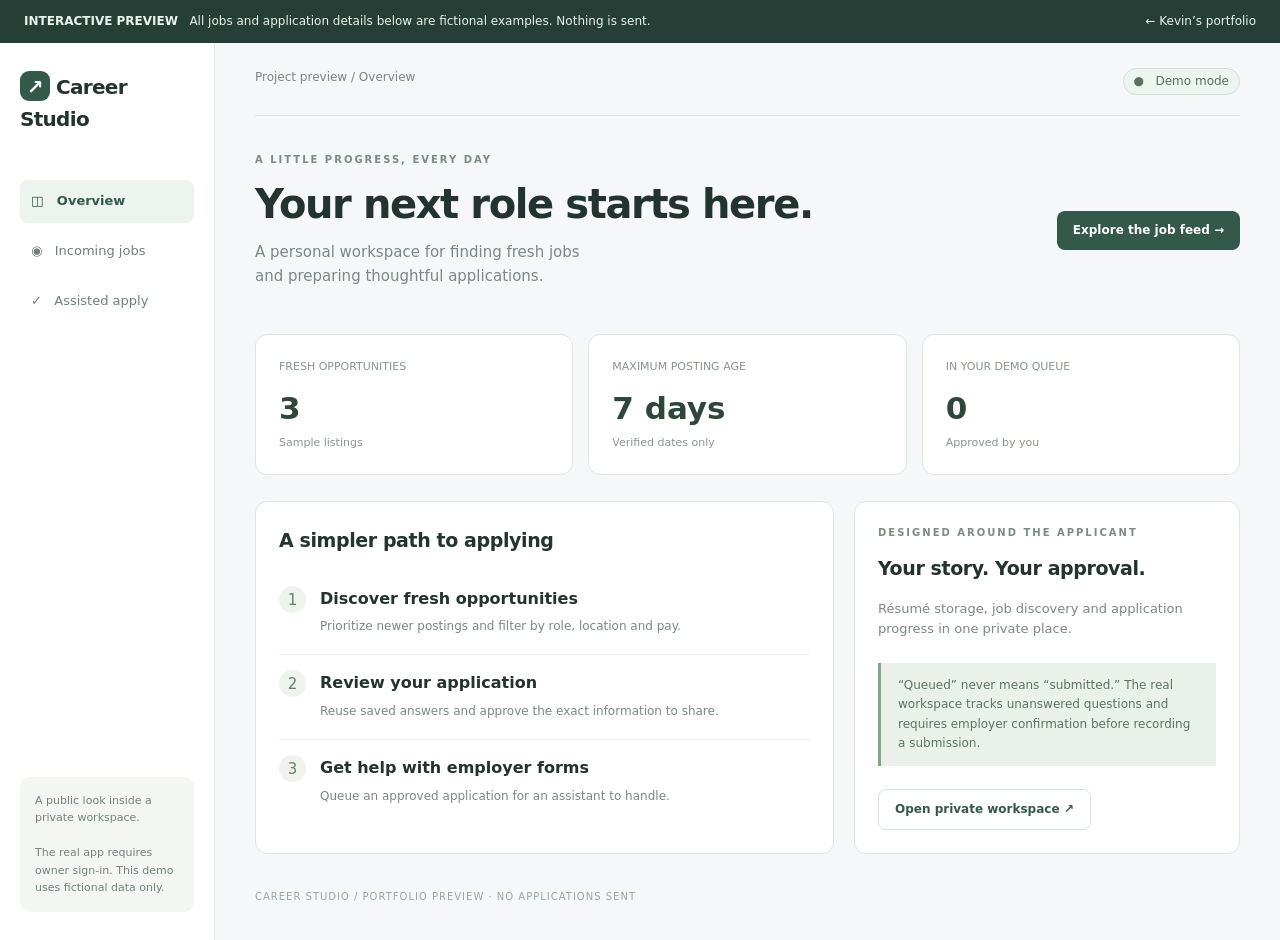
<file: projects/career-hub/index.html>
<!doctype html>
<html lang="en"><head><meta charset="utf-8"><meta name="viewport" content="width=device-width,initial-scale=1"><title>Career Studio — Interactive Project Preview</title><meta name="description" content="Explore a public demo of Career Studio, a private job-search and assisted-application workspace."><style>
*{box-sizing:border-box}body{margin:0;font:15px/1.6 system-ui,-apple-system,sans-serif;background:#f5f7f8;color:#23332e}button,a{touch-action:manipulation}button{font:inherit;cursor:pointer}a{color:inherit}button:focus-visible,a:focus-visible{outline:3px solid #86b29a;outline-offset:4px}.demo-bar{background:#253f36;color:#eaf3ed;padding:12px 24px;display:flex;justify-content:space-between;gap:20px;align-items:center;font-size:12px}.demo-bar a{white-space:nowrap;text-decoration:none}.shell{display:grid;grid-template-columns:215px 1fr;min-height:calc(100vh - 46px)}aside{background:white;border-right:1px solid #e0e6e2;padding:28px 20px;display:flex;flex-direction:column}.logo{font-weight:750;font-size:20px;letter-spacing:-.7px}.mark{display:inline-grid;width:30px;height:30px;place-items:center;background:#345849;color:white;border-radius:9px;margin-right:6px}nav{display:grid;gap:7px;margin-top:45px}nav button{border:0;border-radius:8px;padding:11px;text-align:left;background:none;color:#708078;font-size:13px}nav button[aria-selected=true]{background:#edf3ef;color:#345849;font-weight:650}.side-note{margin-top:auto;padding:15px;background:#f3f6f3;color:#758278;border-radius:10px;font-size:11px}main{padding:25px 40px;max-width:1250px;width:100%}header{display:flex;justify-content:space-between;border-bottom:1px solid #dce3de;padding-bottom:20px;margin-bottom:36px;font-size:12px;color:#7b877f}.pill{border:1px solid #d2dfd5;border-radius:20px;padding:3px 10px;background:#eef5f0;color:#56715d}.eyebrow{font-size:10px;font-weight:700;letter-spacing:2px;color:#7b8c80}h1{font-size:clamp(28px,4vw,40px);letter-spacing:-1.4px;font-weight:650;line-height:1.2;margin:12px 0}h2{font-size:19px;letter-spacing:-.4px;margin:0 0 15px}h3{font-size:16px;margin:0 0 6px}p{color:#7c8880;margin:9px 0 20px}.hero{display:flex;justify-content:space-between;align-items:center;gap:25px}.btn{display:inline-block;background:#345849;border:0;color:white;border-radius:8px;padding:10px 16px;text-decoration:none;font-size:12px;font-weight:600}.btn.light{background:#fff;border:1px solid #d9e3dc;color:#345849}.actions{display:flex;gap:10px;align-items:center;flex-wrap:wrap}.stats{display:grid;grid-template-columns:repeat(3,1fr);gap:15px;margin:26px 0}.card,.stat{background:white;border:1px solid #dfe6e0;border-radius:12px;padding:23px}.stat{font-size:11px;color:#88958c}.stat strong{display:block;font-size:31px;font-weight:600;color:#30463a;margin-top:8px}.grid{display:grid;grid-template-columns:1.5fr 1fr;gap:20px}.step{display:flex;gap:14px;border-bottom:1px solid #edf0ed;padding:15px 0}.step:last-child{border:0}.step span{background:#eef3ee;color:#64826b;border-radius:50%;width:27px;height:27px;text-align:center;padding-top:2px;flex-shrink:0}.step p{font-size:12px;margin:3px 0}.tag{font-size:10px;background:#edf4ef;color:#60806a;border-radius:5px;padding:4px 8px;display:inline-block;margin-right:5px}.job{background:#fff;border:1px solid #dfe6e0;border-radius:12px;padding:22px;margin:15px 0}.job-head{display:flex;justify-content:space-between;gap:15px;align-items:center}.job h3{margin-top:12px}.job p{font-size:13px}.notice{background:#eaf1eb;border-left:3px solid #85a38a;padding:13px 17px;font-size:12px;margin:23px 0;color:#5b7461}.fields{display:grid;grid-template-columns:1fr 1fr;gap:15px}label{display:block;color:#64766a;font-size:12px}input,textarea{font:inherit;width:100%;padding:11px;border:1px solid #d9e3dc;border-radius:7px;margin-top:6px;background:#fafcfb;color:#516559}textarea{height:115px;resize:vertical}.footer{font-size:10px;letter-spacing:1px;color:#9aa59e;margin:35px 0 10px}section[hidden]{display:none}.review{white-space:pre-wrap;background:#f5f8f5;border-radius:8px;padding:18px;color:#617367;font-size:13px}.check{display:flex;align-items:flex-start;gap:10px;margin:20px 0}.check input{width:auto;margin-top:5px}.status{font-size:12px;min-height:26px;margin-top:15px;color:#55765c}dialog{width:min(620px,92vw);border:0;border-radius:15px;padding:28px;color:#304439}dialog::backdrop{background:#142a225c}.close{float:right;border:0;background:#f0f5f0;border-radius:7px;padding:5px 10px;color:#6a8071}.mobile-only{display:none}
@media(max-width:850px){main{padding:25px}.shell{grid-template-columns:180px 1fr}aside{padding:25px 15px}.grid{grid-template-columns:1fr}.hero{display:block}.hero .actions{margin:20px 0}.stats{gap:8px}.stat{padding:15px}.logo{font-size:17px}.mark{width:25px;height:25px}}
@media(max-width:600px){.shell{display:block}aside{padding:16px 20px;border-bottom:1px solid #dfe6e0}nav{display:flex;margin-top:15px;overflow:auto}nav button{white-space:nowrap}.side-note{display:none}.demo-bar{font-size:10px;padding:10px 15px;align-items:flex-start}.grid,.fields{grid-template-columns:1fr}main{padding:22px}.stats{grid-template-columns:1fr 1fr 1fr}.stat{font-size:9px}.stat strong{font-size:25px}.job-head{display:block}.job-head button{margin-top:12px}h1{font-size:31px}header{margin-bottom:27px}}
</style></head><body>
<div class="demo-bar"><span><b>INTERACTIVE PREVIEW</b> &nbsp; All jobs and application details below are fictional examples. Nothing is sent.</span><a href="../../#project-career-studio">← Kevin’s portfolio</a></div>
<div class="shell"><aside><div class="logo"><span class="mark">↗</span>Career Studio</div><nav aria-label="Preview sections"><button data-page="overview" aria-selected="true">◫ &nbsp; Overview</button><button data-page="jobs" aria-selected="false">◉ &nbsp; Incoming jobs</button><button data-page="apply" aria-selected="false">✓ &nbsp; Assisted apply</button></nav><div class="side-note">A public look inside a private workspace.<br><br>The real app requires owner sign-in. This demo uses fictional data only.</div></aside>
<main><header><span id="crumb">Project preview / Overview</span><span class="pill">● &nbsp; Demo mode</span></header>
<section id="overview"><div class="hero"><div><div class="eyebrow">A LITTLE PROGRESS, EVERY DAY</div><h1>Your next role starts here.</h1><p>A personal workspace for finding fresh jobs<br>and preparing thoughtful applications.</p></div><div class="actions"><button class="btn" data-page="jobs">Explore the job feed →</button></div></div><div class="stats"><div class="stat">FRESH OPPORTUNITIES<strong>3</strong>Sample listings</div><div class="stat">MAXIMUM POSTING AGE<strong>7 days</strong>Verified dates only</div><div class="stat">IN YOUR DEMO QUEUE<strong id="queue-count">0</strong>Approved by you</div></div><div class="grid"><div class="card"><h2>A simpler path to applying</h2><div class="step"><span>1</span><div><h3>Discover fresh opportunities</h3><p>Prioritize newer postings and filter by role, location and pay.</p></div></div><div class="step"><span>2</span><div><h3>Review your application</h3><p>Reuse saved answers and approve the exact information to share.</p></div></div><div class="step"><span>3</span><div><h3>Get help with employer forms</h3><p>Queue an approved application for an assistant to handle.</p></div></div></div><div class="card"><div class="eyebrow">DESIGNED AROUND THE APPLICANT</div><h2 style="margin-top:12px">Your story. Your approval.</h2><p style="font-size:13px">Résumé storage, job discovery and application progress in one private place.</p><div class="notice">“Queued” never means “submitted.” The real workspace tracks unanswered questions and requires employer confirmation before recording a submission.</div><div class="actions"><a class="btn light" href="https://kevin-career-hub.dewygerbil1.chatgpt.site" target="_blank" rel="noopener noreferrer">Open private workspace ↗</a></div></div></div></section>
<section id="jobs" hidden><div class="eyebrow">FICTIONAL JOB FEED</div><h1>The newest openings, first.</h1><p>Sample roles demonstrate the feed. These are not real vacancies or live posting dates.</p><div class="notice">In the real app: only postings within 7 days are shown. Unknown dates are excluded. Pay, location and eligibility are checked separately.</div>
<article class="job"><div class="job-head"><div><span class="tag">Sample · posted 2 hours ago</span><span class="tag">$28–$32/hour · sample pay</span><h3>IT Support Specialist</h3><span style="font-size:13px;color:#7c8880">Example Technology Co. · Washington, DC</span></div><button class="btn" data-review="IT Support Specialist">Preview application →</button></div><p>Fictional example: support users, troubleshoot Windows and Microsoft 365, and document solutions in a ticketing system.</p></article>
<article class="job"><div class="job-head"><div><span class="tag">Sample · posted 1 day ago</span><span class="tag">$55,000–$65,000/year · sample pay</span><h3>Help Desk Analyst</h3><span style="font-size:13px;color:#7c8880">Example Services Group · Baltimore, MD</span></div><button class="btn light" data-review="Help Desk Analyst">Preview application →</button></div><p>Fictional example: resolve account access and connectivity issues, coordinate escalations, and provide friendly technical support.</p></article>
<article class="job"><div class="job-head"><div><span class="tag">Sample · posted 3 days ago</span><span class="tag">$60,000–$72,000/year · sample pay</span><h3>Junior Web Developer</h3><span style="font-size:13px;color:#7c8880">Example Digital Studio · US-remote</span></div><button class="btn light" data-review="Junior Web Developer">Preview application →</button></div><p>Fictional example: build responsive pages, improve accessibility, and work with a small development team.</p></article></section>
<section id="apply" hidden><div class="eyebrow">FICTIONAL APPLICATION WORKFLOW</div><h1>Less typing. More progress.</h1><p>Save common answers once, then review each application before queueing it.</p><div class="card"><h2>Reusable answers · sample data</h2><div class="fields"><label>Applicant name<input value="Demo Candidate" readonly></label><label>Contact email<input value="demo@example.com" readonly></label><label>Start date<input value="Ask when required" readonly></label><label>Work arrangement<input value="On-site, hybrid or eligible remote" readonly></label></div><p style="font-size:12px;margin-top:17px">The live workspace does not guess required answers or voluntary demographic information.</p></div><div class="card" style="margin-top:20px"><h2>Your demo queue</h2><div id="demo-queue"><p>No fictional applications queued yet.</p><button class="btn light" data-page="jobs">Try the approval flow →</button></div><div class="notice">The real app saves the approved résumé and answers as a snapshot, prevents duplicate applications, and tracks “Needs input,” “In progress” and employer-confirmed “Submitted” states. An assistant run is required; adding a job to the queue does not automatically submit it.</div></div></section>
<div class="footer">CAREER STUDIO / PORTFOLIO PREVIEW · NO APPLICATIONS SENT</div></main></div>
<dialog id="review"><button class="close" id="close" aria-label="Close application preview">✕</button><div class="eyebrow">TRY THE APPROVAL FLOW</div><h2 id="review-role" style="margin-top:13px"></h2><p style="font-size:13px">Fictional application · Demo Candidate · Example employer</p><div class="review">Hello hiring team,<br><br>This sample introduction demonstrates the application review step. In the live workspace, the draft uses the applicant’s saved experience and projects, and remains editable before approval.<br><br>No personal information or résumé is included in this public preview.</div><label class="check"><input id="approved" type="checkbox"> I reviewed this fictional application and want to add it to the demo queue.</label><button class="btn" id="queue-demo">Add to demo queue</button><div id="review-status" class="status" role="status"></div></dialog>
<script>
const $=s=>document.querySelector(s);let selectedRole='',queue=[];
function show(id){document.querySelectorAll('main>section').forEach(x=>x.hidden=x.id!==id);document.querySelectorAll('nav button').forEach(x=>x.setAttribute('aria-selected',String(x.dataset.page===id)));$('#crumb').textContent='Project preview / '+({overview:'Overview',jobs:'Incoming jobs',apply:'Assisted apply'}[id]);window.scrollTo(0,0)}
document.addEventListener('click',e=>{const nav=e.target.closest('[data-page]');if(nav)show(nav.dataset.page);const review=e.target.closest('[data-review]');if(review){selectedRole=review.dataset.review;$('#review-role').textContent=selectedRole;$('#approved').checked=false;$('#review-status').textContent='';$('#review').showModal()}});
$('#close').onclick=()=>$('#review').close();
$('#queue-demo').onclick=()=>{if(!$('#approved').checked){$('#review-status').textContent='Check the review box to continue the demo.';return}if(!queue.includes(selectedRole))queue.push(selectedRole);$('#queue-count').textContent=queue.length;$('#demo-queue').replaceChildren(...queue.map(role=>{const item=document.createElement('div');item.className='job';const title=document.createElement('h3');title.textContent=role;const status=document.createElement('span');status.className='tag';status.textContent='Queued · fictional example';const note=document.createElement('p');note.textContent='Awaiting an assistant run. This demo has sent nothing.';item.append(title,status,note);return item}));$('#review').close();show('apply')};
</script></body></html>
</file>
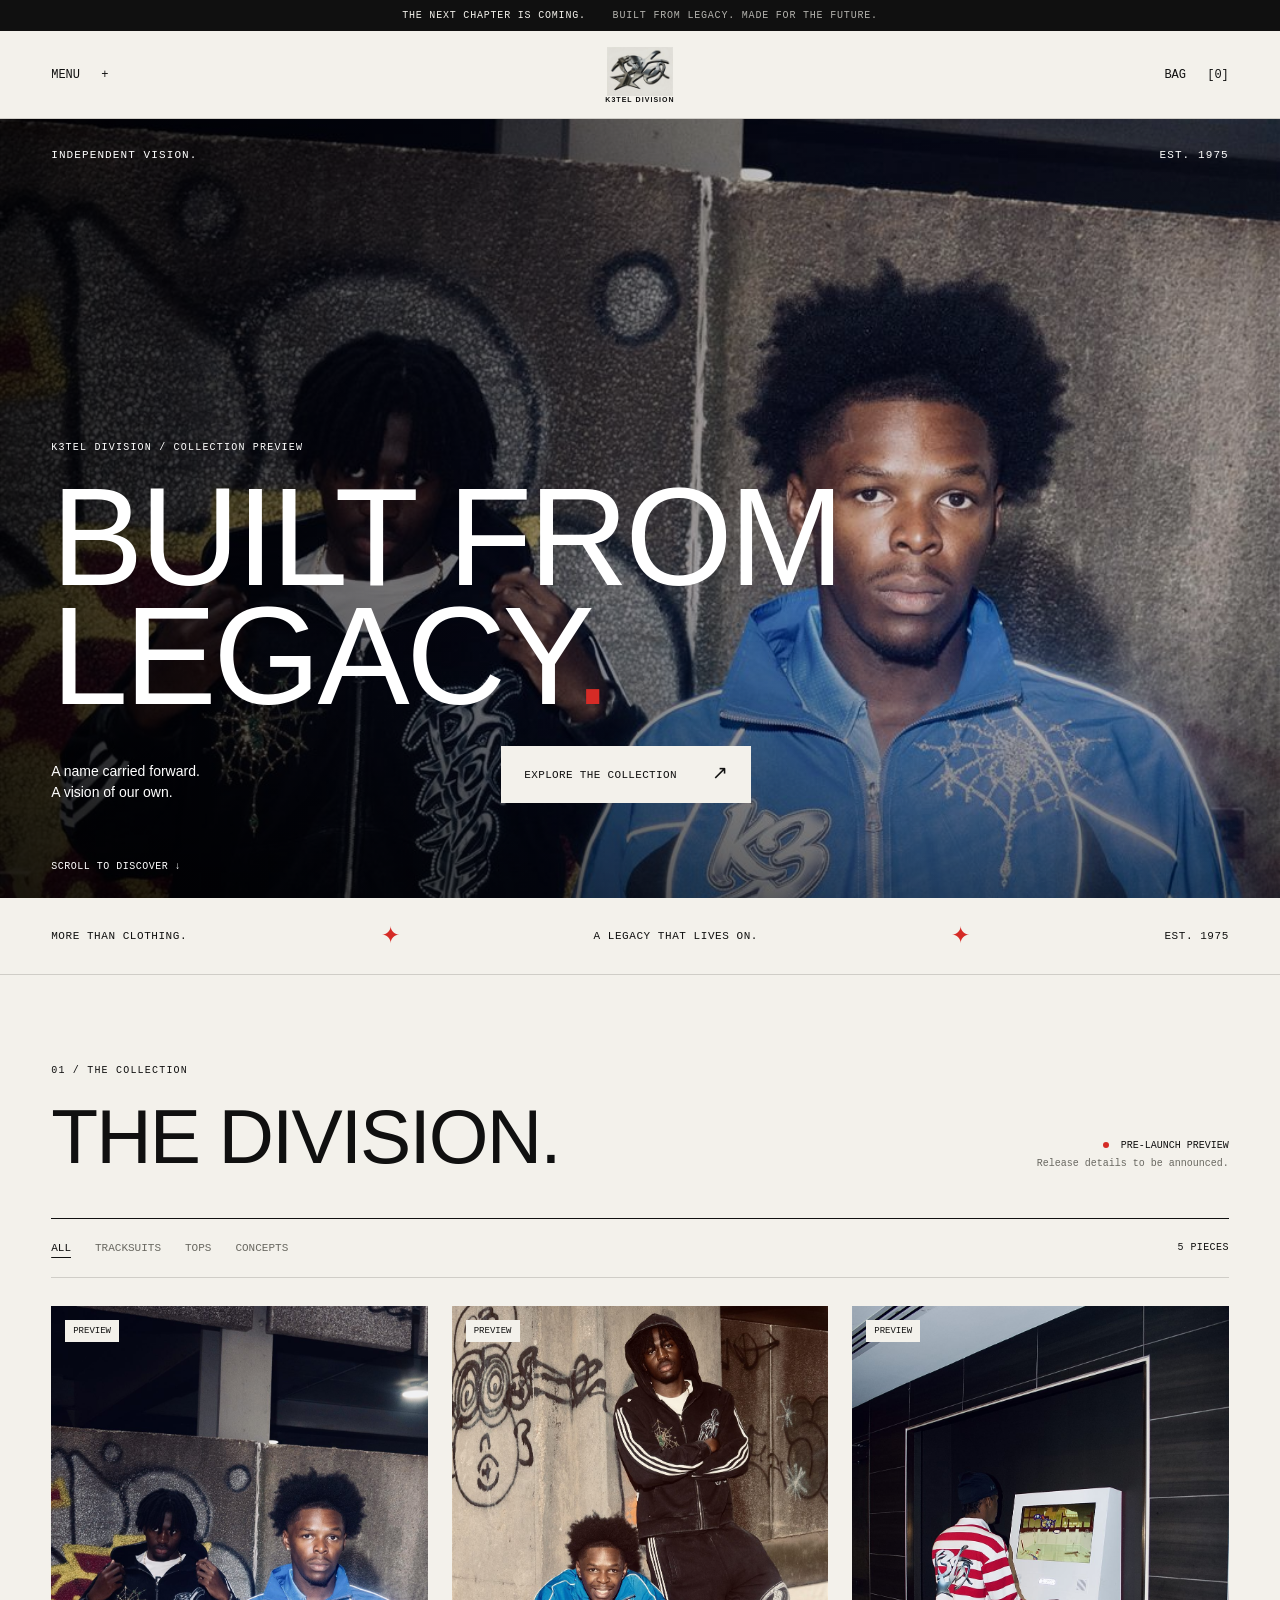
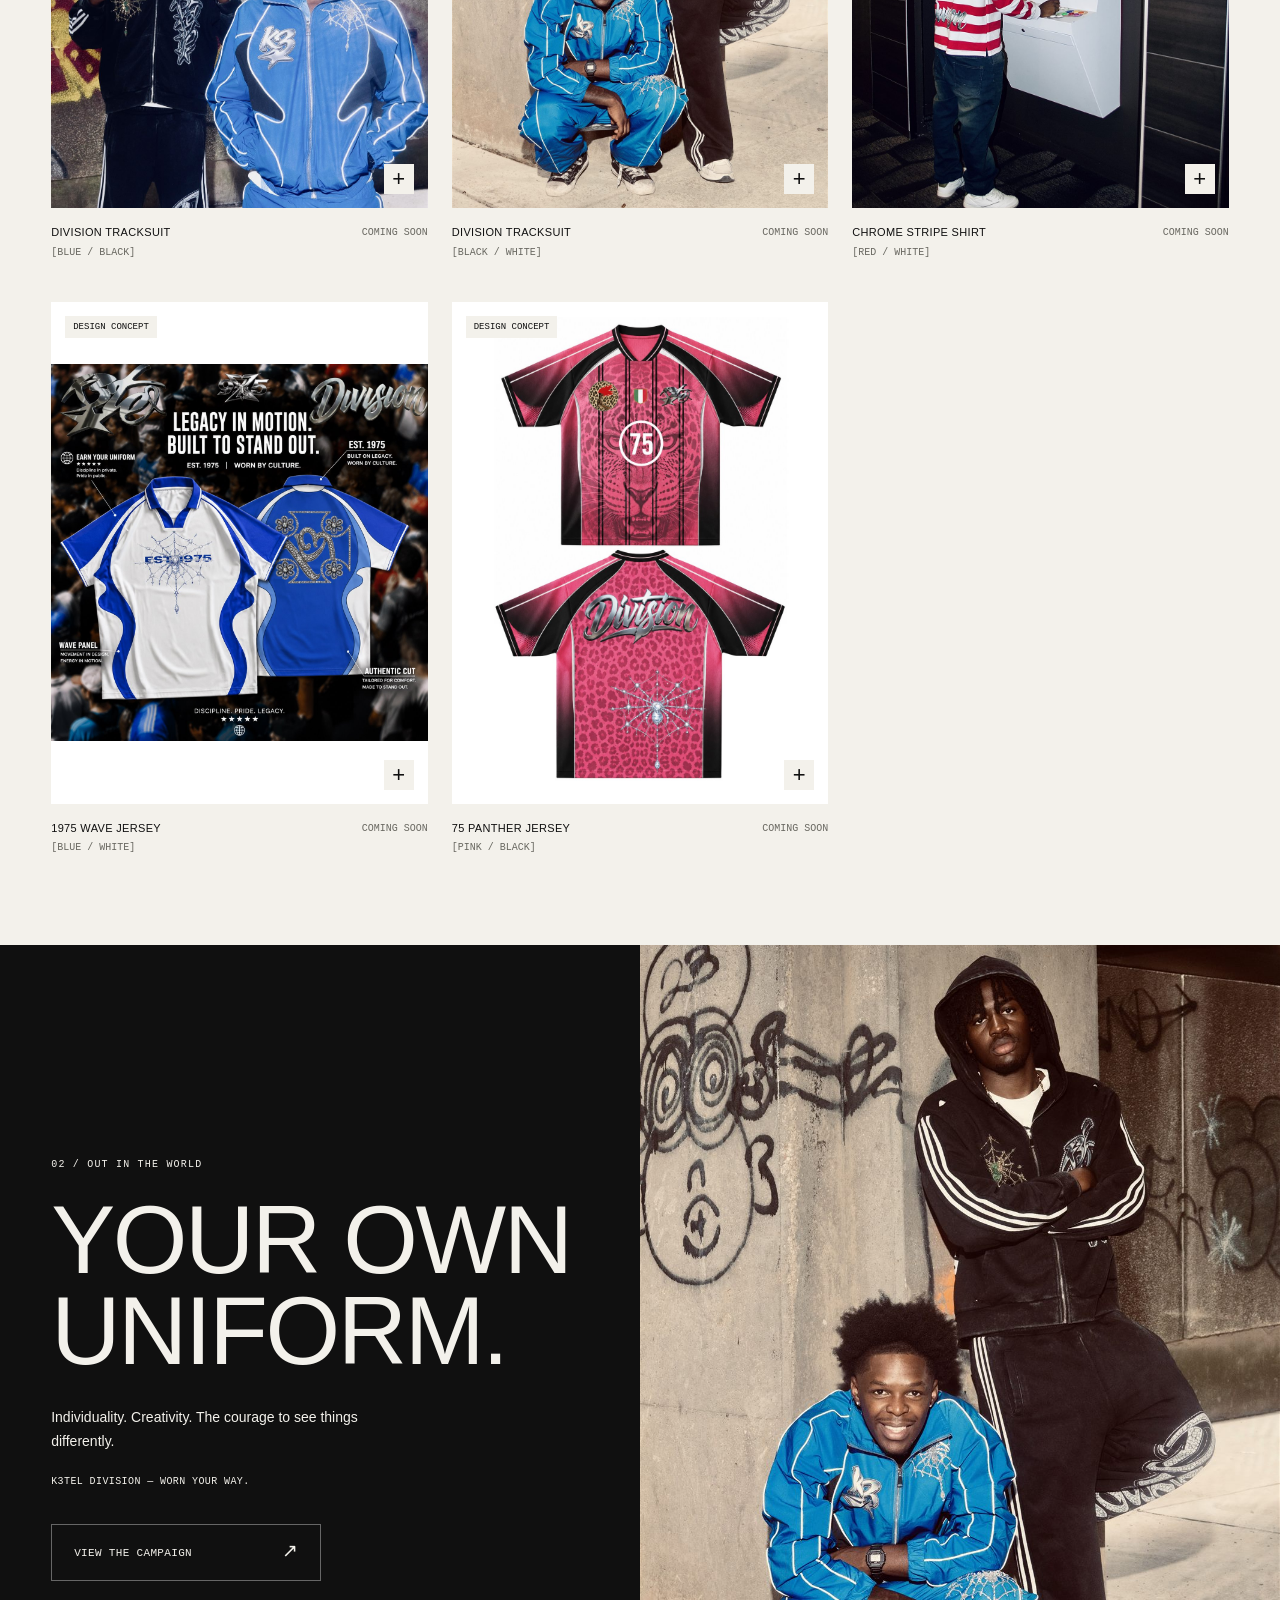
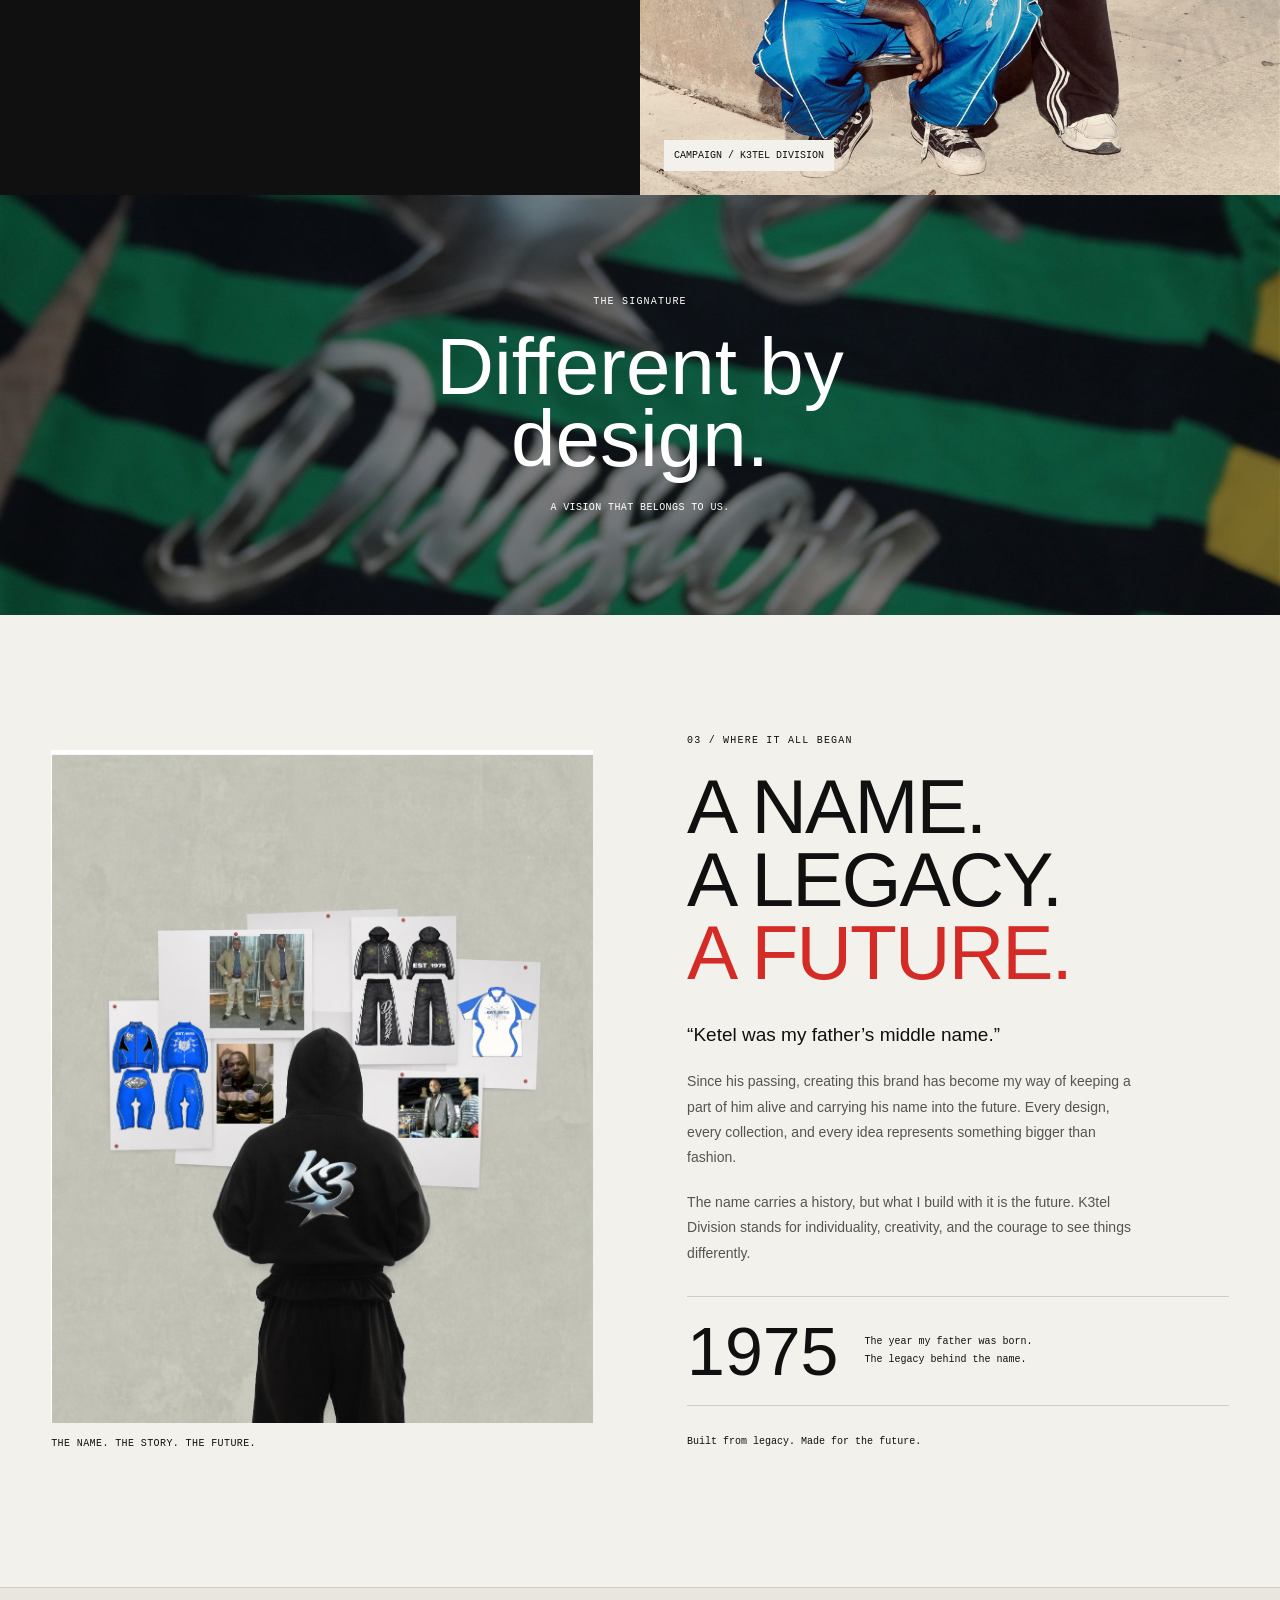
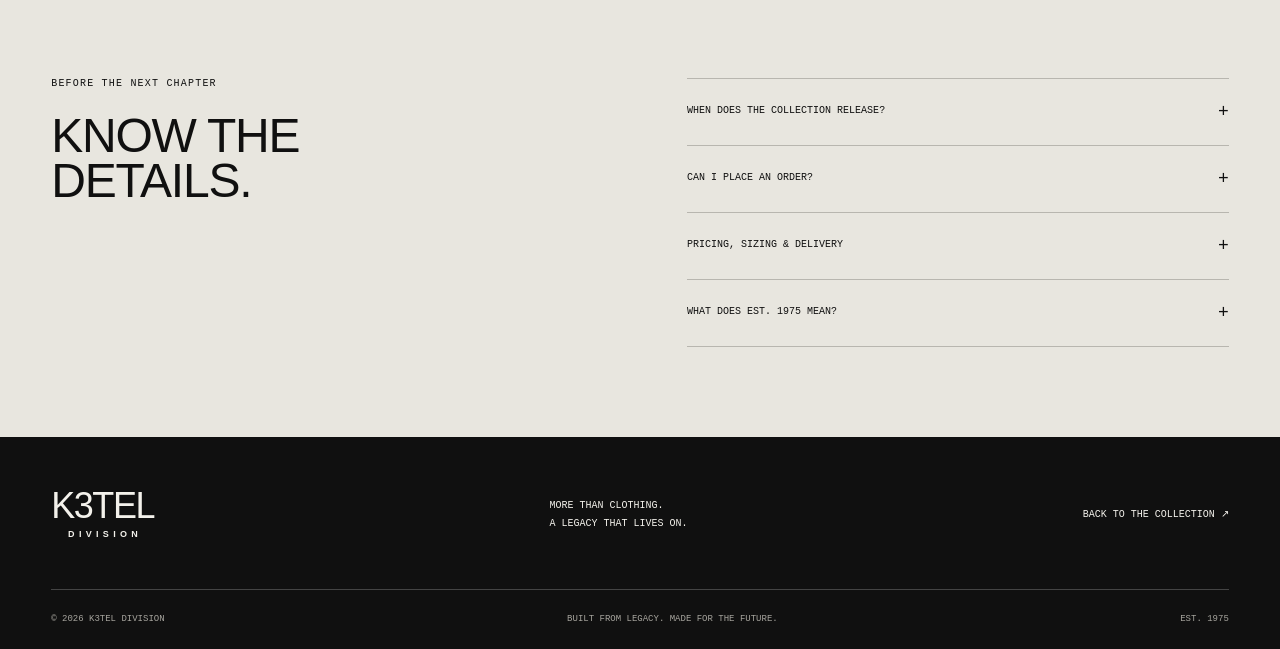
<file: projects/k3tel-division/index.html>
<!doctype html>
<html lang="en"><head><meta charset="utf-8"><meta name="viewport" content="width=device-width,initial-scale=1"><meta name="theme-color" content="#101010"><meta name="description" content="K3TEL DIVISION. Built from legacy. Made for the future. Explore the collection and the story behind EST. 1975."><title>K3TEL DIVISION — Built from legacy.</title><link rel="icon" href="favicon.svg" type="image/svg+xml"><link rel="stylesheet" href="styles.css"><script src="app.js" defer></script></head>
<body><a class="skip" href="#main">Skip to content</a><div class="announcement">THE NEXT CHAPTER IS COMING. <span>BUILT FROM LEGACY. MADE FOR THE FUTURE.</span></div>
<header class="header"><button class="text-button menu-toggle" aria-expanded="false" aria-controls="navigation">MENU <span>+</span></button><a class="wordmark" href="#" aria-label="K3TEL DIVISION home"><img src="../../images/k3tel/IMG_0825.JPG" alt="" width="88" height="49"><span>K3TEL DIVISION</span></a><button class="text-button bag-toggle">BAG <span id="bag-count">[0]</span></button><nav id="navigation" hidden aria-label="Main navigation"><a href="#collection">COLLECTION</a><a href="#campaign">CAMPAIGN</a><a href="#legacy">OUR LEGACY</a><a href="#info">INFORMATION</a></nav></header>
<main id="main"><section class="hero" aria-labelledby="hero-heading"><img class="hero-image" src="../../images/k3tel/IMG_2301.jpg" alt="K3TEL blue and black tracksuits photographed in the city" fetchpriority="high" width="1200" height="1800"><div class="hero-shade"></div><div class="hero-top"><span>INDEPENDENT VISION.</span><span>EST. 1975</span></div><div class="hero-copy"><p class="eyebrow">K3TEL DIVISION / COLLECTION PREVIEW</p><h1 id="hero-heading">BUILT FROM<br>LEGACY<span class="red">.</span></h1><div class="hero-bottom"><p>A name carried forward.<br>A vision of our own.</p><a class="button light" href="#collection">EXPLORE THE COLLECTION <span>↗</span></a></div></div><a class="hero-scroll" href="#collection">SCROLL TO DISCOVER ↓</a></section>
<div class="statement"><span>MORE THAN CLOTHING.</span><span class="star" aria-hidden="true">✦</span><span>A LEGACY THAT LIVES ON.</span><span class="star" aria-hidden="true">✦</span><span>EST. 1975</span></div>
<section id="collection" class="section-pad" aria-labelledby="collection-heading"><div class="section-heading"><div><p class="eyebrow">01 / THE COLLECTION</p><h2 id="collection-heading">THE DIVISION.</h2></div><p class="small-note"><i></i> PRE-LAUNCH PREVIEW<br><span>Release details to be announced.</span></p></div><div class="collection-toolbar"><div class="filters" role="group" aria-label="Filter collection"><button aria-pressed="true" data-filter="all">ALL</button><button aria-pressed="false" data-filter="tracksuits">TRACKSUITS</button><button aria-pressed="false" data-filter="tops">TOPS</button><button aria-pressed="false" data-filter="concepts">CONCEPTS</button></div><span id="product-count" class="mono">5 PIECES</span></div><div id="products" class="products"></div><noscript>Enable JavaScript to browse product details. Explore our campaign and story below.</noscript></section>
<section id="campaign" class="campaign" aria-labelledby="campaign-heading"><div class="campaign-text"><p class="eyebrow">02 / OUT IN THE WORLD</p><h2 id="campaign-heading">YOUR OWN<br>UNIFORM.</h2><p>Individuality. Creativity. The courage to see things differently.</p><p class="mono">K3TEL DIVISION — WORN YOUR WAY.</p><button class="button outline" id="open-lookbook">VIEW THE CAMPAIGN <span>↗</span></button></div><div class="campaign-photo"><img src="../../images/k3tel/IMG_2382.jpg" alt="Blue and black K3TEL tracksuits with signature graphics" loading="lazy" width="1200" height="1800"><span>CAMPAIGN / K3TEL DIVISION</span></div></section>
<section class="detail-strip" aria-label="K3TEL signature details"><img src="../../images/k3tel/IMG_1274.JPG" alt="Chrome Division lettering on a green and black striped shirt" loading="lazy" width="1800" height="1200"><div><span class="eyebrow">THE SIGNATURE</span><p>Different by<br>design.</p><span class="mono">A VISION THAT BELONGS TO US.</span></div></section>
<section id="legacy" class="legacy section-pad" aria-labelledby="legacy-heading"><div class="legacy-image"><img src="../../images/k3tel/k3tel-collection-board.jpg" alt="K3TEL design board connecting family memories with the collection" loading="lazy" width="1125" height="1398"><span class="mono">THE NAME. THE STORY. THE FUTURE.</span></div><div class="legacy-copy"><p class="eyebrow">03 / WHERE IT ALL BEGAN</p><h2 id="legacy-heading">A NAME.<br>A LEGACY.<br><span>A FUTURE.</span></h2><p class="legacy-intro">“Ketel was my father’s middle name.”</p><p>Since his passing, creating this brand has become my way of keeping a part of him alive and carrying his name into the future. Every design, every collection, and every idea represents something bigger than fashion.</p><p>The name carries a history, but what I build with it is the future. K3tel Division stands for individuality, creativity, and the courage to see things differently.</p><div class="year"><strong>1975</strong><p>The year my father was born.<br>The legacy behind the name.</p></div><p class="signature">Built from legacy. Made for the future.</p></div></section>
<section id="info" class="info section-pad"><div><p class="eyebrow">BEFORE THE NEXT CHAPTER</p><h2>KNOW THE DETAILS.</h2></div><div class="faqs"><details><summary>WHEN DOES THE COLLECTION RELEASE?<span>+</span></summary><p>The collection is in development. Release dates and final product availability have not been announced.</p></details><details><summary>CAN I PLACE AN ORDER?<span>+</span></summary><p>Not yet. This is a pre-launch collection preview. Save pieces to your preview bag while you explore. No orders or payments are being accepted.</p></details><details><summary>PRICING, SIZING & DELIVERY<span>+</span></summary><p>Prices, available sizes, materials, delivery regions, shipping costs, and return terms will be published before orders open.</p></details><details><summary>WHAT DOES EST. 1975 MEAN?<span>+</span></summary><p>1975 is the birth year of the founder’s father, whose middle name, Ketel, inspired K3TEL DIVISION. It marks the legacy behind the brand.</p></details></div></section></main>
<footer><div class="footer-top"><a class="wordmark" href="#">K3TEL<span>DIVISION</span></a><p>MORE THAN CLOTHING.<br>A LEGACY THAT LIVES ON.</p><a href="#collection">BACK TO THE COLLECTION ↗</a></div><div class="footer-bottom"><span>© <span id="year">2026</span> K3TEL DIVISION</span><span>BUILT FROM LEGACY. MADE FOR THE FUTURE.</span><span>EST. 1975</span></div></footer>
<dialog id="product-dialog" class="product-dialog" aria-labelledby="product-title"><button class="close" aria-label="Close product details">×</button><div id="product-detail"></div></dialog>
<dialog id="bag-dialog" class="bag-dialog" aria-labelledby="bag-title"><div class="bag-heading"><h2 id="bag-title">YOUR BAG.</h2><button class="close" aria-label="Close bag">×</button></div><p class="bag-notice">PREVIEW ONLY — NO ORDERS OR PAYMENTS</p><div id="bag-items"></div><div class="bag-footer"><p>Pricing and sizes will be confirmed before launch. Saved pieces are stored on this device only.</p><button class="button checkout" disabled>CHECKOUT COMING SOON</button><button class="text-button continue">CONTINUE EXPLORING ↗</button></div></dialog>
<dialog id="lookbook-dialog" class="lookbook-dialog" aria-labelledby="lookbook-title"><div class="lookbook-heading"><h2 id="lookbook-title">THE CAMPAIGN.</h2><button class="close" aria-label="Close campaign">×</button></div><div class="lookbook-grid"><img src="../../images/k3tel/IMG_2300.jpg" alt="K3TEL tracksuits, warm-toned campaign portrait" loading="lazy"><img src="../../images/k3tel/IMG_0841.jpg" alt="K3TEL striped shirt at an arcade" loading="lazy"><img src="../../images/k3tel/IMG_2382.jpg" alt="K3TEL tracksuit silhouettes and graphics" loading="lazy"><img src="../../images/k3tel/IMG_0819%202.jpg" alt="Back graphic on the Division shirt" loading="lazy"></div></dialog><p id="toast" class="toast" role="status" aria-live="polite"></p></body></html>
</file>
<file: projects/k3tel-division/styles.css>
:root{--ink:#101010;--paper:#f3f1eb;--red:#d52b26;--line:#cfcdc7;--muted:#696861;--mono:"Courier New",monospace;--display:Impact,"Arial Narrow",sans-serif}*{box-sizing:border-box}html{scroll-behavior:smooth;scroll-padding-top:95px}body{margin:0;background:var(--paper);color:var(--ink);font-family:Arial,Helvetica,sans-serif}body.modal-open{overflow:hidden}a{color:inherit;text-decoration:none}button{font:inherit;cursor:pointer;color:inherit;border:0}button:disabled{cursor:not-allowed}button:focus-visible,a:focus-visible,summary:focus-visible{outline:2px solid var(--red);outline-offset:5px}img{display:block;max-width:100%}h1,h2,h3,p{margin:0}h1,h2{font-family:var(--display);font-weight:400;letter-spacing:-.025em;line-height:.95}button,a,summary{touch-action:manipulation}.skip{position:fixed;top:-100px;left:12px;z-index:100;background:white;padding:16px}.skip:focus{top:12px}.announcement{background:var(--ink);color:var(--paper);text-align:center;padding:10px 16px;font:10px var(--mono);letter-spacing:.08em}.announcement span{margin-left:20px;color:#b3b2ad}.header{height:88px;display:flex;align-items:center;justify-content:space-between;padding:0 4%;position:sticky;top:0;z-index:20;background:var(--paper);border-bottom:1px solid var(--line)}.wordmark{font-family:var(--display);font-size:36px;line-height:.8;letter-spacing:-.04em;text-align:center}.wordmark span{display:block;font:700 9px Arial;letter-spacing:.48em;margin-top:8px;padding-left:5px}.text-button{background:transparent;font:12px var(--mono);padding:12px 0}.text-button span{margin-left:14px}.menu-toggle{min-width:70px;text-align:left}.bag-toggle{min-width:70px;text-align:right}nav{position:absolute;top:88px;left:0;right:0;background:var(--paper);border-bottom:1px solid var(--ink);padding:25px 4%;display:flex;gap:40px;font:13px var(--mono)}[hidden]{display:none!important}.hero{position:relative;min-height:690px;height:calc(100svh - 121px);max-height:1000px;background:#161e24;color:white;overflow:hidden}.hero-image{position:absolute;width:100%;height:100%;object-fit:cover;object-position:center 45%}.hero-shade{position:absolute;inset:0;background:linear-gradient(90deg,rgba(0,0,0,.77),rgba(0,0,0,.12) 70%),linear-gradient(0deg,rgba(0,0,0,.5),transparent 40%)}.hero-top{position:absolute;left:4%;right:4%;top:30px;display:flex;justify-content:space-between;font:11px var(--mono);letter-spacing:.1em}.hero-copy{position:absolute;bottom:95px;left:4%;right:4%;max-width:900px}.eyebrow{font:10px var(--mono);letter-spacing:.12em;margin-bottom:24px}.hero h1{font-size:clamp(90px,10.8vw,170px);line-height:.86;letter-spacing:-.025em;margin:25px 0 30px}.red{color:var(--red)}.hero-bottom{display:flex;gap:50px;align-items:end;justify-content:space-between;max-width:700px}.hero-bottom p{font-size:14px;line-height:1.5}.button{display:flex;align-items:center;justify-content:space-between;gap:35px;padding:18px 22px;font:11px var(--mono);letter-spacing:.03em;background:var(--ink);color:var(--paper);border:1px solid var(--ink);transition:background .2s,color .2s}.button:hover{background:var(--red);color:white;border-color:var(--red)}.button.light{background:var(--paper);color:var(--ink);border-color:var(--paper)}.button.light:hover{background:var(--red);color:white;border-color:var(--red)}.button span{font-size:19px;line-height:1}.hero-scroll{position:absolute;bottom:26px;left:4%;font:10px var(--mono);letter-spacing:.05em}.statement{padding:24px 4%;display:flex;justify-content:space-between;align-items:center;gap:20px;border-bottom:1px solid var(--line);font:11px var(--mono);letter-spacing:.05em}.star{font-size:23px;color:var(--red)}.section-pad{padding:90px 4%}.section-heading{display:flex;align-items:end;justify-content:space-between;margin-bottom:45px}.section-heading h2{font-size:clamp(45px,6vw,82px)}.small-note{font:10px/1.8 var(--mono);text-align:right}.small-note span{color:var(--muted)}.small-note i{display:inline-block;width:6px;height:6px;background:var(--red);border-radius:50%;margin-right:6px}.collection-toolbar{border-top:1px solid var(--ink);border-bottom:1px solid var(--line);padding:16px 0;display:flex;justify-content:space-between;align-items:center;margin-bottom:28px}.filters{display:flex;gap:24px}.filters button{font:11px var(--mono);padding:7px 0;background:none;color:var(--muted)}.filters button[aria-pressed=true]{color:var(--ink);text-decoration:underline;text-underline-offset:6px}.mono{font:10px/1.5 var(--mono);letter-spacing:.04em}.products{display:grid;grid-template-columns:repeat(3,minmax(0,1fr));gap:42px 24px}.product-card{background:none;text-align:left;padding:0;display:block;width:100%}.product-image{position:relative;overflow:hidden;background:#e7e5df;aspect-ratio:3/4}.product-image img{width:100%;height:100%;object-fit:cover;transition:transform .6s}.product-card:hover img{transform:scale(1.035)}.product-image img.contain{object-fit:contain;background:white}.product-badge{position:absolute;top:14px;left:14px;font:9px var(--mono);padding:6px 8px;background:var(--paper)}.product-plus{position:absolute;right:14px;bottom:14px;width:30px;height:30px;display:grid;place-items:center;background:var(--paper);font-size:22px}.product-info{padding-top:16px;display:flex;justify-content:space-between;gap:10px}.product-info h3{font-size:11px;font-weight:500;line-height:1.5;letter-spacing:.03em}.product-info p{font:10px/1.5 var(--mono);color:var(--muted);margin-top:4px}.product-info>span{font:10px/1.7 var(--mono);white-space:nowrap;color:var(--muted)}.campaign{display:grid;grid-template-columns:1fr 1fr;background:var(--ink);color:var(--paper)}.campaign-text{padding:90px 8%;display:flex;flex-direction:column;align-items:start;justify-content:center}.campaign h2{font-size:clamp(65px,7.5vw,120px);margin-bottom:30px}.campaign-text>p:not(.eyebrow){max-width:310px;font-size:14px;line-height:1.7;margin-bottom:22px}.campaign-text>p.mono{font:10px var(--mono)}.outline{border-color:#666;margin-top:15px;min-width:270px}.campaign-photo{position:relative}.campaign-photo img{width:100%;height:100%;max-height:850px;object-fit:cover}.campaign-photo>span{position:absolute;left:24px;bottom:24px;font:10px var(--mono);background:var(--paper);color:var(--ink);padding:10px}.detail-strip{height:420px;position:relative;overflow:hidden;color:white}.detail-strip>img{width:100%;height:100%;object-fit:cover;object-position:center 65%;filter:brightness(.55)}.detail-strip>div{position:absolute;inset:0;display:flex;flex-direction:column;align-items:center;justify-content:center;text-align:center}.detail-strip p{font-family:var(--display);font-size:80px;line-height:.9;margin:0 0 25px}.legacy{display:grid;grid-template-columns:1fr 1fr;gap:8%;align-items:center;padding-top:120px;padding-bottom:120px}.legacy-image img{width:100%;height:auto}.legacy-image>span{display:block;margin-top:13px}.legacy-copy h2{font-size:clamp(50px,6vw,90px);margin-bottom:32px}.legacy-copy h2 span{color:var(--red)}.legacy-copy>p:not(.eyebrow){font-size:14px;line-height:1.8;max-width:460px;margin-bottom:20px;color:#55544f}.legacy-copy>p.legacy-intro{color:var(--ink);font-size:19px;line-height:1.5}.year{display:flex;gap:26px;align-items:center;border-top:1px solid var(--line);border-bottom:1px solid var(--line);padding:20px 0;margin:30px 0}.year strong{font-family:var(--display);font-size:68px;line-height:1;font-weight:400}.year p{font:10px/1.8 var(--mono)}.legacy-copy>p.signature{font:10px var(--mono);color:var(--ink)}.info{background:#e8e6df;display:grid;grid-template-columns:1fr 1fr;gap:8%;border-top:1px solid var(--line)}.info h2{font-size:48px;max-width:360px}.faqs details{border-top:1px solid #b8b6af}.faqs details:last-child{border-bottom:1px solid #b8b6af}.faqs summary{font:10px/1.6 var(--mono);cursor:pointer;list-style:none;padding:24px 0;display:flex;justify-content:space-between;gap:15px}.faqs summary::-webkit-details-marker{display:none}.faqs summary span{font-size:18px;line-height:1}.faqs details[open] summary span{transform:rotate(45deg)}.faqs details p{font-size:13px;line-height:1.8;color:#55544f;margin-bottom:25px;max-width:480px}footer{background:var(--ink);color:var(--paper);padding:55px 4% 25px}.footer-top{display:flex;justify-content:space-between;align-items:center;gap:25px;padding-bottom:50px}.footer-top p,.footer-top>a:last-child{font:10px/1.8 var(--mono)}.footer-bottom{border-top:1px solid #444;padding-top:24px;display:flex;justify-content:space-between;gap:20px;color:#a7a59e;font:9px var(--mono)}dialog{border:0;padding:0;background:var(--paper);color:var(--ink);max-height:92svh;max-width:calc(100% - 32px)}dialog::backdrop{background:rgba(0,0,0,.72)}.close{background:transparent;font-size:32px;line-height:1;padding:7px 10px;z-index:3}.product-dialog{width:980px}.product-dialog>.close{position:absolute;right:12px;top:12px;background:var(--paper)}.product-detail-grid{display:grid;grid-template-columns:1fr 1fr}.product-detail-image{background:white;display:flex;align-items:center}.product-detail-image img{width:100%;max-height:80svh;object-fit:contain}.product-detail-copy{padding:65px 35px 35px;display:flex;flex-direction:column;align-items:start}.product-detail-copy h2{font-size:44px;margin-bottom:12px}.color-label{font:11px var(--mono);color:var(--muted);margin-bottom:30px}.description{font-size:13px;line-height:1.8;margin-bottom:28px}.availability{font:10px/1.8 var(--mono);border-top:1px solid var(--line);border-bottom:1px solid var(--line);width:100%;padding:18px 0;margin-bottom:25px}.product-detail-copy .button{width:100%;margin-top:auto}.save-note{font:10px/1.6 var(--mono);color:var(--muted);margin-top:14px}.thumbnails{display:flex;gap:8px;margin-bottom:20px}.thumbnails button{background:transparent;border:1px solid var(--line);padding:2px}.thumbnails button[aria-pressed=true]{border-color:var(--ink)}.thumbnails img{width:48px;height:62px;object-fit:cover}.bag-dialog{margin:0 0 0 auto;width:470px;height:100svh;max-height:100svh;max-width:100%;padding:30px;position:fixed;right:0;top:0}.bag-heading,.lookbook-heading{display:flex;justify-content:space-between;align-items:center;margin-bottom:25px}.bag-heading h2{font-size:40px}.bag-notice{font:9px var(--mono);border-bottom:1px solid var(--line);padding-bottom:20px;color:var(--muted)}.bag-item{padding:20px 0;border-bottom:1px solid var(--line);display:grid;grid-template-columns:80px 1fr;gap:18px}.bag-item img{width:80px;height:105px;object-fit:cover}.bag-item h3{font-size:12px;font-weight:500;margin:8px 0}.bag-item p{font:10px/1.6 var(--mono);color:var(--muted)}.remove-item{font:10px var(--mono);text-decoration:underline;background:none;padding:12px 0}.empty-bag{padding:60px 0;font-size:14px;line-height:1.8}.bag-footer{padding-top:30px}.bag-footer p{font:10px/1.8 var(--mono);color:var(--muted);margin-bottom:25px}.checkout,.checkout:hover{width:100%;background:#d8d6d0;border-color:#d8d6d0;color:#595852;justify-content:center}.continue{display:block;margin:20px auto}.lookbook-dialog{width:1100px;padding:25px}.lookbook-heading h2{font-size:40px}.lookbook-grid{display:grid;grid-template-columns:1fr 1fr;gap:16px}.lookbook-grid img{width:100%;height:auto}.toast{position:fixed;left:50%;bottom:25px;transform:translate(-50%,20px);background:var(--ink);color:white;z-index:60;font:11px var(--mono);padding:16px 24px;opacity:0;pointer-events:none;transition:opacity .2s,transform .2s;text-align:center;max-width:90vw}.toast.visible{opacity:1;transform:translate(-50%,0)}
@media(max-width:900px){.products{grid-template-columns:repeat(2,minmax(0,1fr))}.hero{min-height:640px}.hero h1{font-size:115px}.hero-copy{bottom:85px}.hero-bottom{max-width:620px}.legacy{gap:5%}.legacy-copy h2{font-size:62px}.section-pad{padding-top:65px;padding-bottom:65px}.campaign-text{padding:60px 8%}.campaign h2{font-size:75px}.outline{min-width:0;width:100%;gap:15px}.info{gap:5%}.info h2{font-size:40px}.footer-bottom span:nth-child(2){display:none}}
@media(max-width:600px){.announcement{font-size:9px;padding:10px}.announcement span{display:none}.header{height:75px;padding:0 5%}.wordmark{font-size:31px}.wordmark span{font-size:8px}.text-button{font-size:10px}nav{top:75px;padding:25px 5%;flex-direction:column;gap:25px}.hero{height:calc(100svh - 105px);min-height:610px;max-height:850px}.hero-image{object-position:58% center}.hero-shade{background:linear-gradient(0deg,rgba(0,0,0,.85),rgba(0,0,0,.08) 85%)}.hero-top{left:5%;right:5%;font-size:9px;top:23px}.hero-copy{left:5%;right:5%;bottom:65px}.hero .eyebrow{font-size:8px;margin-bottom:18px}.hero h1{font-size:clamp(78px,19.5vw,117px);margin:20px 0 25px;line-height:.9}.hero-bottom{display:block}.hero-bottom p{font-size:12px;margin-bottom:20px}.hero-bottom .button{width:100%;max-width:340px;font-size:10px;padding:16px 18px}.hero-scroll{left:5%;font-size:8px;bottom:20px}.statement{padding:20px 5%;font-size:8px;gap:12px;line-height:1.5}.statement>span:last-child,.statement>.star:nth-last-child(2){display:none}.star{font-size:18px}.section-pad{padding:50px 5%}.section-heading{margin-bottom:28px;align-items:start;gap:12px}.section-heading h2{font-size:47px}.eyebrow{font-size:9px;margin-bottom:16px}.small-note{font-size:8px;margin-top:4px}.small-note>span{display:none}.filters{gap:16px;flex-wrap:wrap}.filters button{font-size:9px}.collection-toolbar{gap:12px}.collection-toolbar>.mono{font-size:8px;white-space:nowrap}.products{gap:28px 12px}.product-image{aspect-ratio:3/4}.product-badge{font-size:7px;top:8px;left:8px;padding:5px}.product-plus{bottom:8px;right:8px;width:25px;height:25px;font-size:18px}.product-info{display:block;padding-top:12px}.product-info h3{font-size:9px}.product-info p,.product-info>span{font-size:8px}.campaign{grid-template-columns:1fr}.campaign-text{padding:50px 5%}.campaign h2{font-size:78px}.campaign-text>p:not(.eyebrow){font-size:13px}.outline{max-width:340px}.campaign-photo img{max-height:650px}.detail-strip{height:310px}.detail-strip p{font-size:65px}.detail-strip .mono{font-size:8px}.legacy{grid-template-columns:1fr;gap:40px}.legacy-image{order:2}.legacy-copy h2{font-size:70px}.legacy-copy>p:not(.eyebrow){font-size:13px}.legacy-copy>p.legacy-intro{font-size:19px}.info{grid-template-columns:1fr;gap:30px}.info h2{font-size:44px;max-width:none}.faqs summary{font-size:9px;padding:21px 0}.faqs details p{font-size:12px}.footer-top{flex-wrap:wrap;align-items:start;padding-bottom:30px;gap:30px}.footer-top p{font-size:8px}.footer-top>a:last-child{width:100%;font-size:9px}.footer-bottom{font-size:8px;gap:15px}footer{padding:40px 5% 25px}.product-detail-grid{grid-template-columns:1fr}.product-detail-image img{height:45svh}.product-detail-copy{padding:28px 24px}.product-detail-copy h2{font-size:38px}.color-label{margin-bottom:20px}.description{margin-bottom:20px}.availability{margin-bottom:20px}.product-detail-copy .button{margin-top:0}.bag-dialog{padding:24px}.lookbook-dialog{padding:16px}.lookbook-heading h2{font-size:30px}.lookbook-grid{gap:10px}.lookbook-heading{margin-bottom:16px}.toast{font-size:9px;padding:14px;width:max-content}}
@media(prefers-reduced-motion:reduce){html{scroll-behavior:auto}*,*::before,*::after{transition:none!important;animation:none!important}}
.header .wordmark img{width:88px;height:49px;object-fit:contain;mix-blend-mode:multiply;margin:0 auto}.header .wordmark span{font-size:7px;letter-spacing:.15em;margin-top:0;padding:0}
</file>
